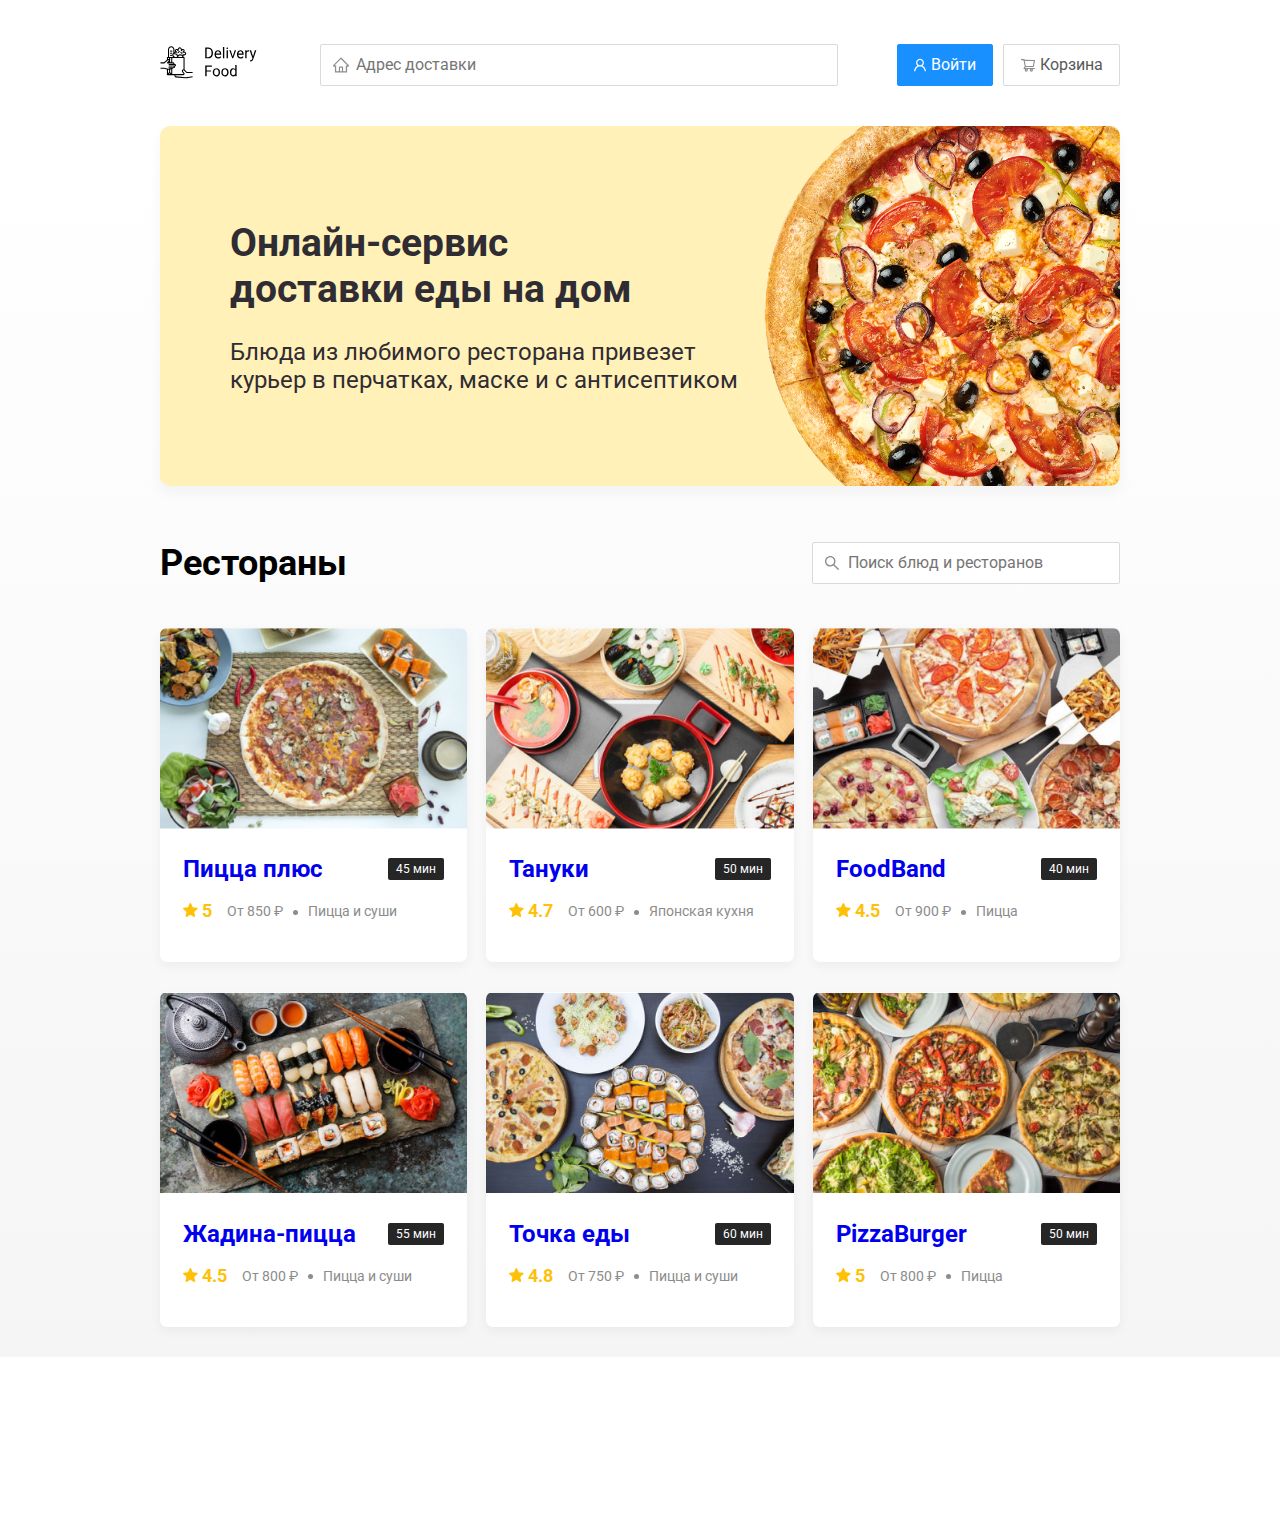
<file: index.html>
<!DOCTYPE html>
<html lang="ru">
  <head>
    <meta charset="UTF-8" />
    <meta name="viewport" content="width=device-width, initial-scale=1.0" />
    <link rel="stylesheet" href="./css/style.css" />
    <link rel="stylesheet" href="./css/normalize.css" />
    <link
      href="https://fonts.googleapis.com/css2?family=Roboto:wght@400;500&display=swap"
      rel="stylesheet"
    />
    <link rel="stylesheet" href="./css/animate.min.css" />
    <title>Delivery Food - доставка еды на дом</title>
  </head>
  <body>
    <div class="container">
      <!-- H E A D E R -->
      <header class="header animated fadeIn">
        <a href="index.html"
          ><img
            class="logo animated pulse delay-1s"
            src="./img/logo.svg"
            alt="Logo"
        /></a>
        <input
          class="input input-address"
          type="text"
          placeholder="Адрес доставки"
        />
        <div class="buttons">
          <button class="button button-primery">
            <img class="button-icon" src="./img/user-icon.svg" alt="Log in" />
            <span class="button-text">Войти</span>
          </button>
          <button class="button button-shopcard">
            <img
              class="button-icon"
              src="./img/shopping-card.svg"
              alt="Shopping-card"
            />
            <span class="button-text">Корзина</span>
          </button>
        </div>
      </header>
    </div>

    <main class="main">
      <div class="container">
        <!-- P R O M O -->
        <section class="promo animated fadeInRight">
          <h1 class="promo-title">
            Онлайн-сервис <br />
            доставки еды на дом
          </h1>
          <p class="promo-text">
            Блюда из любимого ресторана привезет курьер в перчатках, маске и с
            антисептиком
          </p>
        </section>

        <!-- R E S T A U R A N T S -->
        <section class="restaurants">
          <div class="section-heading animated fadeIn">
            <h2 class="section-title">Рестораны</h2>
            <input
              class="input input-search"
              type="text"
              placeholder="Поиск блюд и ресторанов"
            />
          </div>
          <!-- C A R D S -->
          <div class="cards wow fadeIn">
            <a href="./restaurant.html" target="_blank" class="card">
              <img
                class="card-image"
                src="./img/card-img-1.png"
                alt="Пицца плюс"
              />
              <div class="card-text">
                <div class="card-heading">
                  <h3 class="card-title">Пицца плюс</h3>
                  <span class="card-tag tag">45 мин</span>
                </div>
                <!-- /card-heading -->
                <div class="card-info">
                  <div class="rating">
                    <img
                      class="rating-icon"
                      src="./img/rating-icon.svg"
                      alt="Rating"
                    />
                    5
                  </div>
                  <div class="price">От 850 ₽</div>
                  <div class="category">Пицца и суши</div>
                </div>
                <!-- /card-info -->
              </div>
              <!-- /card-text -->
            </a>

            <!-- /card -->
            <a href="./restaurant.html" target="_blank" class="card">
              <img
                class="card-image"
                src="./img/card-img-2.png"
                alt="Пицца плюс"
              />
              <div class="card-text">
                <div class="card-heading">
                  <h3 class="card-title">Тануки</h3>
                  <span class="card-tag tag">50 мин</span>
                </div>
                <!-- /card-heading -->
                <div class="card-info">
                  <div class="rating">
                    <img
                      class="rating-icon"
                      src="./img/rating-icon.svg"
                      alt="Rating"
                    />
                    4.7
                  </div>
                  <div class="price">От 600 ₽</div>
                  <div class="category">Японская кухня</div>
                </div>
                <!-- /card-info -->
              </div>
              <!-- /card-text -->
            </a>
            <!-- /card -->
            <a href="./restaurant.html" target="_blank" class="card">
              <img
                class="card-image"
                src="./img/card-img-3.png"
                alt="Пицца плюс"
              />
              <div class="card-text">
                <div class="card-heading">
                  <h3 class="card-title">FoodBand</h3>
                  <span class="card-tag tag">40 мин</span>
                </div>
                <!-- /card-heading -->
                <div class="card-info">
                  <div class="rating">
                    <img
                      class="rating-icon"
                      src="./img/rating-icon.svg"
                      alt="Rating"
                    />
                    4.5
                  </div>
                  <div class="price">От 900 ₽</div>
                  <div class="category">Пицца</div>
                </div>
                <!-- /card-info -->
              </div>
              <!-- /card-text -->
            </a>
            <!-- /card -->
            <a href="./restaurant.html" target="_blank" class="card">
              <img
                class="card-image"
                src="./img/card-img-4.png"
                alt="Пицца плюс"
              />
              <div class="card-text">
                <div class="card-heading">
                  <h3 class="card-title">Жадина-пицца</h3>
                  <span class="card-tag tag">55 мин</span>
                </div>
                <!-- /card-heading -->
                <div class="card-info">
                  <div class="rating">
                    <img
                      class="rating-icon"
                      src="./img/rating-icon.svg"
                      alt="Rating"
                    />
                    4.5
                  </div>
                  <div class="price">От 800 ₽</div>
                  <div class="category">Пицца и суши</div>
                </div>
                <!-- /card-info -->
              </div>
              <!-- /card-text -->
            </a>
            <!-- /card -->
            <a href="./restaurant.html" target="_blank" class="card">
              <img
                class="card-image"
                src="./img/card-img-5.png"
                alt="Пицца плюс"
              />
              <div class="card-text">
                <div class="card-heading">
                  <h3 class="card-title">Точка еды</h3>
                  <span class="card-tag tag">60 мин</span>
                </div>
                <!-- /card-heading -->
                <div class="card-info">
                  <div class="rating">
                    <img
                      class="rating-icon"
                      src="./img/rating-icon.svg"
                      alt="Rating"
                    />
                    4.8
                  </div>
                  <div class="price">От 750 ₽</div>
                  <div class="category">Пицца и суши</div>
                </div>
                <!-- /card-info -->
              </div>
              <!-- /card-text -->
            </a>
            <!-- /card -->
            <a href="./restaurant.html" target="_blank" class="card">
              <img
                class="card-image"
                src="./img/card-img-6.png"
                alt="Пицца плюс"
              />
              <div class="card-text">
                <div class="card-heading">
                  <h3 class="card-title">PizzaBurger</h3>
                  <span class="card-tag tag">50 мин</span>
                </div>
                <!-- /card-heading -->
                <div class="card-info">
                  <div class="rating">
                    <img
                      class="rating-icon"
                      src="./img/rating-icon.svg"
                      alt="Rating"
                    />
                    5
                  </div>
                  <div class="price">От 800 ₽</div>
                  <div class="category">Пицца</div>
                </div>
                <!-- /card-info -->
              </div>
              <!-- /card-text -->
            </a>
            <!-- /card -->
          </div>
        </section>
      </div>
    </main>

    <!-- F O O T E R -->
    <footer class="footer wow fadeInUp">
      <div class="container">
        <div class="footer-block">
          <img class="footer-logo" src="./img/logo.svg" alt="Logo" />
          <nav class="footer-nav">
            <a class="nav-link" href="#">Ресторанам</a>
            <a class="nav-link" href="#">Курьерам</a>
            <a class="nav-link" href="#">Пресс-центр</a>
            <a class="nav-link" href="#">Контакты</a>
          </nav>
          <div class="social-links">
            <a class="social-link" href="#"
              ><img src="./img/instagram-icon.svg" alt="Instagram"
            /></a>
            <a class="social-link" href="#"
              ><img src="./img/facebook-icon.svg" alt="Facebook"
            /></a>
            <a class="social-link" href="#"
              ><img src="./img/vk-icon.svg" alt="Vkontakte"
            /></a>
          </div>
        </div>
      </div>
    </footer>
    <script src="./js/wow.min.js"></script>
    <script src="./js/main.js"></script>
  </body>
</html>
</file>
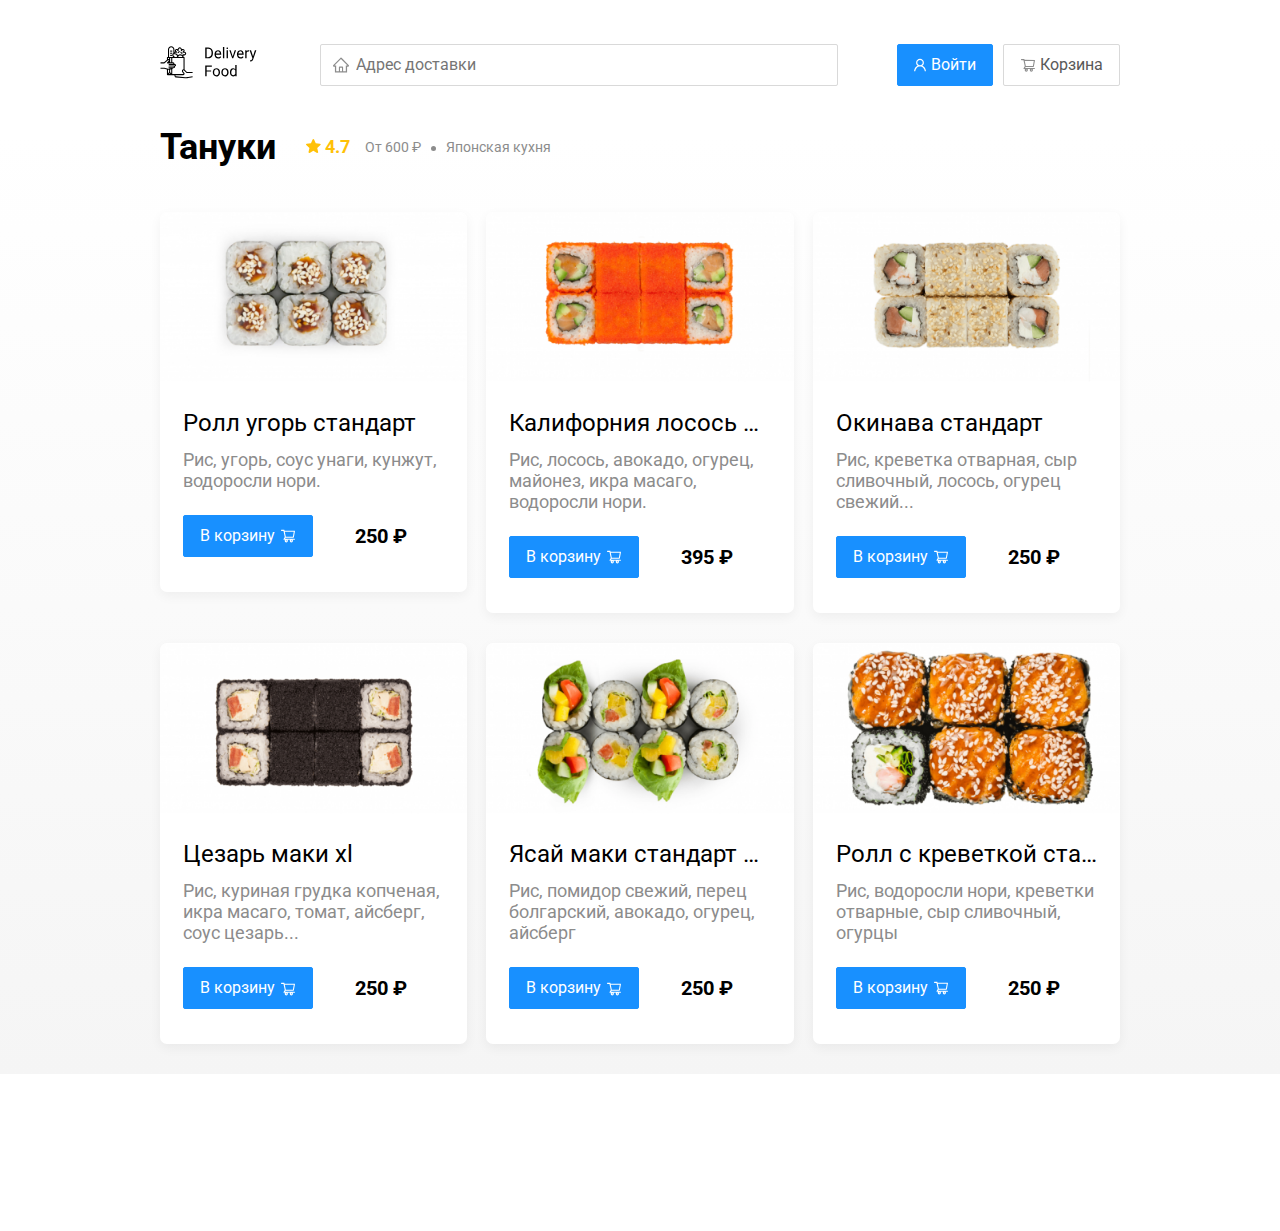
<file: restaurant.html>
<!DOCTYPE html>
<html lang="ru">
  <head>
    <meta charset="UTF-8" />
    <meta name="viewport" content="width=device-width, initial-scale=1.0" />
    <link rel="stylesheet" href="./css/style.css" />
    <link rel="stylesheet" href="./css/normalize.css" />
    <link
      href="https://fonts.googleapis.com/css2?family=Roboto:wght@400;500&display=swap"
      rel="stylesheet"
    />
    <link rel="stylesheet" href="./css/animate.min.css" class="" />
    <title>Тануки - доставка еды на дом</title>
  </head>
  <body>
    <div class="container">
      <!-- H E A D E R -->
      <header class="header animated fadeIn">
        <a href="index.html"
          ><img
            class="logo animated pulse delay-1s"
            src="./img/logo.svg"
            alt="Logo"
        /></a>
        <input
          class="input input-address"
          type="text"
          placeholder="Адрес доставки"
        />
        <div class="buttons">
          <button class="button button-primery">
            <img class="button-icon" src="./img/user-icon.svg" alt="Log in" />
            <span class="button-text">Войти</span>
          </button>
          <button class="button button-shopcard">
            <img
              class="button-icon"
              src="./img/shopping-card.svg"
              alt="Shopping-card"
            />
            <span class="button-text" id="cart-button">Корзина</span>
          </button>
        </div>
      </header>
    </div>

    <main class="main">
      <div class="container">
        <!-- R E S T A U R A N T  -->
        <section class="restaurants">
          <div class="section-heading animated fadeInRight">
            <h3 class="section-title">Тануки</h3>
            <div class="card-info">
              <div class="rating">
                <img
                  class="rating-icon"
                  src="./img/rating-icon.svg"
                  alt="Rating"
                />
                4.7
              </div>
              <div class="price">От 600 ₽</div>
              <div class="category">Японская кухня</div>
            </div>
          </div>
          <!-- C A R D S -->
          <div class="cards animated fadeIn">
            <div class="card">
              <img
                class="card-image"
                src="./img/restaurant-img-1.png"
                alt="Пицца плюс"
              />
              <div class="card-text">
                <div class="card-heading">
                  <h3 class="card-title card-title-reg">Ролл угорь стандарт</h3>
                </div>
                <!-- /card-heading -->
                <div class="card-info">
                  <div class="ingredients">
                    Рис, угорь, соус унаги, кунжут, водоросли нори.
                  </div>
                </div>
                <!-- /card-info -->
                <div class="card-buttons">
                  <button class="button button-primery">
                    <span class="button-card-text">В корзину</span>
                    <img
                      class="button-card-img"
                      src="./img/shopping-cart.svg"
                      alt="shopping-card"
                    />
                  </button>
                  <strong class="card-price-bold">250 ₽</strong>
                </div>
              </div>
              <!-- /card-text -->
            </div>
            <!-- /card -->
            <div class="card">
              <img
                class="card-image"
                src="./img/restaurant-img-2.png"
                alt="Пицца плюс"
              />
              <div class="card-text">
                <div class="card-heading">
                  <h3 class="card-title card-title-reg">
                    Калифорния лосось стандарт
                  </h3>
                </div>
                <!-- /card-heading -->
                <div class="card-info">
                  <div class="ingredients">
                    Рис, лосось, авокадо, огурец, майонез, икра масаго,
                    водоросли нори.
                  </div>
                </div>
                <!-- /card-info -->
                <div class="card-buttons">
                  <button class="button button-primery">
                    <span class="button-card-text">В корзину</span>
                    <img
                      class="button-card-img"
                      src="./img/shopping-cart.svg"
                      alt="shopping-card"
                    />
                  </button>
                  <strong class="card-price-bold">395 ₽</strong>
                </div>
              </div>
              <!-- /card-text -->
            </div>
            <!-- /card -->
            <div class="card">
              <img
                class="card-image"
                src="./img/restaurant-img-3.png"
                alt="Пицца плюс"
              />
              <div class="card-text">
                <div class="card-heading">
                  <h3 class="card-title card-title-reg">Окинава стандарт</h3>
                </div>
                <!-- /card-heading -->
                <div class="card-info">
                  <div class="ingredients">
                    Рис, креветка отварная, сыр сливочный, лосось, огурец
                    свежий...
                  </div>
                </div>
                <!-- /card-info -->
                <div class="card-buttons">
                  <button class="button button-primery">
                    <span class="button-card-text">В корзину</span>
                    <img
                      class="button-card-img"
                      src="./img/shopping-cart.svg"
                      alt="shopping-card"
                    />
                  </button>
                  <strong class="card-price-bold">250 ₽</strong>
                </div>
              </div>
              <!-- /card-text -->
            </div>
            <!-- /card -->
            <div class="card">
              <img
                class="card-image"
                src="./img/restaurant-img-4.png"
                alt="Пицца плюс"
              />
              <div class="card-text">
                <div class="card-heading">
                  <h3 class="card-title card-title-reg">Цезарь маки хl</h3>
                </div>
                <!-- /card-heading -->
                <div class="card-info">
                  <div class="ingredients">
                    Рис, куриная грудка копченая, икра масаго, томат, айсберг,
                    соус цезарь...
                  </div>
                </div>
                <!-- /card-info -->
                <div class="card-buttons">
                  <button class="button button-primery">
                    <span class="button-card-text">В корзину</span>
                    <img
                      class="button-card-img"
                      src="./img/shopping-cart.svg"
                      alt="shopping-card"
                    />
                  </button>
                  <strong class="card-price-bold">250 ₽</strong>
                </div>
              </div>
              <!-- /card-text -->
            </div>
            <!-- /card -->
            <div class="card">
              <img
                class="card-image"
                src="./img/restaurant-img-5.png"
                alt="Пицца плюс"
              />
              <div class="card-text">
                <div class="card-heading">
                  <h3 class="card-title card-title-reg">
                    Ясай маки стандарт 185 г
                  </h3>
                </div>
                <!-- /card-heading -->
                <div class="card-info">
                  <div class="ingredients">
                    Рис, помидор свежий, перец болгарский, авокадо, огурец,
                    айсберг
                  </div>
                </div>
                <!-- /card-info -->
                <div class="card-buttons">
                  <button class="button button-primery">
                    <span class="button-card-text">В корзину</span>
                    <img
                      class="button-card-img"
                      src="./img/shopping-cart.svg"
                      alt="shopping-card"
                    />
                  </button>
                  <strong class="card-price-bold">250 ₽</strong>
                </div>
              </div>
              <!-- /card-text -->
            </div>
            <!-- /card -->
            <div class="card">
              <img
                class="card-image"
                src="./img/restaurant-img-6.png"
                alt="Пицца плюс"
              />
              <div class="card-text">
                <div class="card-heading">
                  <h3 class="card-title card-title-reg">
                    Ролл с креветкой стандарт
                  </h3>
                </div>
                <!-- /card-heading -->
                <div class="card-info">
                  <div class="ingredients">
                    Рис, водоросли нори, креветки отварные, сыр сливочный,
                    огурцы
                  </div>
                </div>
                <!-- /card-info -->
                <div class="card-buttons">
                  <button class="button button-primery">
                    <span class="button-card-text">В корзину</span>
                    <img
                      class="button-card-img"
                      src="./img/shopping-cart.svg"
                      alt="shopping-card"
                    />
                  </button>
                  <strong class="card-price-bold">250 ₽</strong>
                </div>
              </div>
              <!-- /card-text -->
            </div>
            <!-- /card -->
          </div>
        </section>
      </div>
    </main>

    <!-- F O O T E R -->
    <footer class="footer">
      <div class="container">
        <div class="footer-block wow fadeInUp">
          <img class="footer-logo" src="./img/logo.svg" alt="Logo" />
          <nav class="footer-nav">
            <a class="nav-link" href="#">Ресторанам</a>
            <a class="nav-link" href="#">Курьерам</a>
            <a class="nav-link" href="#">Пресс-центр</a>
            <a class="nav-link" href="#">Контакты</a>
          </nav>
          <div class="social-links">
            <a class="social-link" href="#"
              ><img src="./img/instagram-icon.svg" alt="Instagram"
            /></a>
            <a class="social-link" href="#"
              ><img src="./img/facebook-icon.svg" alt="Facebook"
            /></a>
            <a class="social-link" href="#"
              ><img src="./img/vk-icon.svg" alt="Vkontakte"
            /></a>
          </div>
        </div>
      </div>
    </footer>

    <div class="modal">
      <div class="modal-dialog">
        <div class="modal-header">
          <h3 class="modal-title">Корзина</h3>
          <button class="close">&times;</button>
        </div>
        <!-- /modal-header -->
        <div class="modal-body">
          <div class="food-row">
            <span class="food-text">Ролл угорь стандарт</span>
            <strong class="food-price">250 ₽</strong>
            <div class="food-counter">
              <button class="button-counter">-</button>
              <span class="counter">1</span>
              <button class="button-counter">+</button>
            </div>
          </div>
          <!-- /food-row -->
          <div class="food-row">
            <span class="food-text">Ролл угорь стандарт</span>
            <strong class="food-price">250 ₽</strong>
            <div class="food-counter">
              <button class="button-counter">-</button>
              <span class="counter">1</span>
              <button class="button-counter">+</button>
            </div>
          </div>
          <!-- /food-row -->
          <div class="food-row">
            <span class="food-text">Ролл угорь стандарт</span>
            <strong class="food-price">250 ₽</strong>
            <div class="food-counter">
              <button class="button-counter">-</button>
              <span class="counter">1</span>
              <button class="button-counter">+</button>
            </div>
          </div>
          <!-- /food-row -->
          <div class="food-row">
            <span class="food-text">Ролл угорь стандарт</span>
            <strong class="food-price">250 ₽</strong>
            <div class="food-counter">
              <button class="button-counter">-</button>
              <span class="counter">1</span>
              <button class="button-counter">+</button>
            </div>
          </div>
          <!-- /food-row -->
        </div>
        <!-- /modal-body -->
        <div class="model-footer">
          <span class="pricetag">1250 ₽</span>
          <div class="footer-buttons">
            <button class="button button-primery">Оформить заказ</button>
            <button class="button button-cancel">Отмена</button>
          </div>
        </div>
      </div>
    </div>
    <script src="./js/wow.min.js"></script>
    <script src="./js/main.js"></script>
  </body>
</html>
</file>
<file: css/style.css>
* {
  box-sizing: border-box;
}
body {
  font-family: "Roboto", sans-serif;
  padding-top: 44px;
}
.container {
  max-width: 1200px;
  margin: 0 auto;
}
.header {
  display: flex;
  align-items: center;
  justify-content: space-between;
  margin-bottom: 40px;
}
.input {
  background: #ffffff;
  border: 1px solid #d9d9d9;
  border-radius: 2px;
  padding: 8px;
  font-size: 16px;
  line-height: 24px;
  padding-left: 35px;
  background-repeat: no-repeat;
  background-position: left 11px center;
}
.input-address {
  flex: 0.8;
  background-image: url("../img/home.svg");
}
.buttons {
  display: flex;
  align-items: center;
}
.button {
  display: flex;
  align-items: center;
  padding: 8px 16px;
  background: #fff;
  box-shadow: 0px 0px 2px rgba(0, 0, 0, 0.0015);
  border-radius: 2px;
  font-size: 16px;
  line-height: 24px;
  color: #595959;
}
.button-primery {
  background: #1890ff;
  border: 1px solid #1890ff;
  color: #fff;
  margin-right: 10px;
}
.button-icon {
  margin-right: 5px;
}
.button-shopcard {
  border: 1px solid #d9d9d9;
}
.button-card-text {
  margin-right: 5px;
}
.main {
  background: linear-gradient(
    180deg,
    rgba(245, 245, 245, 0) 1.04%,
    #f5f5f5 100%
  );
}
.promo {
  padding: 68px 70px;
  background: #fff1b8 url("../img/promo-img.jpeg") no-repeat top -132px right -247px /
    972px;
  border-radius: 10px;
  box-shadow: 0px 7px 12px rgba(158, 158, 163, 0.1);
  margin-bottom: 56px;
}
.promo-title {
  color: #302c34;
  font-size: 39px;
  line-height: 46px;
}
.promo-text {
  color: #302c34;
  font-size: 24px;
  line-height: 28px;
  max-width: 538px;
}
.input-search {
  width: 308px;
  background-image: url("../img/search-icon.svg");
  margin-left: auto;
}
.section-heading {
  display: flex;
  align-items: center;
  margin-bottom: 44px;
}
.section-title {
  margin: 0;
  margin-right: 30px;
  font-size: 36px;
  line-height: 42px;
}
.cards {
  display: flex;
  align-items: flex-start;
  justify-content: space-between;
  flex-wrap: wrap;
}
.card {
  background: #ffffff;
  box-shadow: 0px 4px 12px rgba(0, 0, 0, 0.05);
  border-radius: 7px;
  overflow: hidden;
  margin-bottom: 30px;
  flex-basis: 32%;
  text-decoration: none;
}
.card-image {
  width: 100%;
  height: auto;
  object-fit: contain;
}
.card-text {
  padding: 20px 23px 35px;
}
.card-heading {
  display: flex;
  align-items: center;
  justify-content: space-between;
  margin-bottom: 10px;
}
.card-title {
  margin: 0;
  font-size: 24px;
  line-height: 32px;
}
.card-title-reg {
  font-weight: 400;
}
.card-tag {
  font-size: 12px;
  line-height: 20px;
  color: #ffffff;
  background: #262626;
  border-radius: 2px;
  padding: 1px 8px;
}
.card-info {
  display: flex;
  align-items: center;
  flex-wrap: wrap;
  }
.rating-icon {
  display: inline-block;
}
.rating {
  font-weight: bold;
  font-size: 18px;
  line-height: 32px;
  color: #ffc107;
  margin-right: 26px;
}
.price,
.category {
  font-size: 18px;
  line-height: 32px;
  color: #8c8c8c;
  margin-right: 10px;
}
.category {
  white-space: nowrap;
  overflow: hidden;
  text-overflow: ellipsis;
  max-width: 150px;
}
.price:after {
  content: "";
  display: inline-block;
  width: 5px;
  height: 5px;
  border-radius: 50%;
  background-color: #8c8c8c;
  vertical-align: middle;
  margin-left: 10px;
}
.card-buttons {
  display: flex;
  align-items: center;
  margin-top: 24px;
}
.card-price-bold {
  font-size: 20px;
line-height: 32px;
color: #000000;
margin-left: 32px;
}
.ingredients {
font-size: 18px;
line-height: 21px;
color: #8C8C8C;
}
.footer {
  padding: 60px 0;
}
.footer-block {
  display: flex;
  align-items: center;
  justify-content: space-between;
}
.footer-nav {
  margin-left: 35px;
  margin-right: auto;
}
.nav-link {
  display: inline-block;
  text-decoration: none;
  font-size: 18px;
  line-height: 21px;
  color: #595959;
}
.nav-link:not(:last-child) {
  margin-right: 15px;
}
.social-links {
  display: flex;
  align-items: center;
}
.social-link:not(:last-child) {
  margin-right: 21px;
}
.modal {
  position: fixed;
  left: 0;
  top: 0;
  width: 100%;
  height: 100%;
  background: rgba(0, 0, 0, 0.4);
  display: none;
}
.modal-active {
  display: flex;
}
.modal-dialog {
  margin: auto;
  padding: 40px 45px;
max-width: 780px;
width: 95%;
background: #FFFFFF;
border-radius: 5px;
}
.modal-header {
  display: flex;
  align-items: center;
  justify-content: space-between;
  margin-bottom: 45px;
}
.modal-title {
margin: 0;
font-size: 36px;
line-height: 42px;
color: #000000;
}
.close {
  border: none;
  background-color: transparent;
  font-size: 36px;
}
.modal-body {
  margin-bottom: 52px;
}
.food-row {
  display: flex;
  align-items: flex-start;
  justify-content: space-between;
  padding-bottom: 8px;
  border-bottom: 1px solid #d9d9d9;
  margin-bottom: 15px;
}
.food-text {
font-size: 18px;
line-height: 32px;
color: #000000;
}
.food-price {
  margin-left: auto;
  margin-right: 47px;
  font-size: 20px;
line-height: 32px;
color: #000000;
}
.food-counter {
  display: flex;
  align-items: center;
}
.button-counter {
width: 39px;
height: 32px;
display: flex;
align-items: center;
justify-content: center;
background: #FFFFFF;
border: 1px solid #40A9FF;
box-sizing: border-box;
border-radius: 2px;
font-size: 14px;
line-height: 22px;
color: #40A9FF;
}
.counter {
font-size: 16px;
line-height: 24px;
margin: 0 10px;
}
.model-footer {
  display: flex;
  align-items: center;
  justify-content: space-between;
}
.footer-buttons {
display: flex;
align-items: center;
}
.button-cancel {
background: #FFFFFF;
border: 1px solid #D9D9D9;
box-sizing: border-box;
border-radius: 2px;
}
.pricetag {
  padding: 15px 20px;
background: #262626;
border-radius: 5px;
font-size: 20px;
line-height: 23px;
color: #FAFAFA;
}

/* A D A P T I V */
@media (max-width: 1366px) {
  .container {
    max-width: 960px;
  }
  .promo {
    background-size: 703px;
    background-position: top -48px right -225px;
  }
  .card-title {
    white-space: nowrap;
  overflow: hidden;
  text-overflow: ellipsis;
  /* max-width: 150px; */
  }
  .rating {
    margin-right: 15px;
  }
  .price,
  .category {
    font-size: 14px;
  }
}

@media (max-width: 992px) {
  .container {
    max-width: 750px;
  }
  .promo {
    padding: 50px;
    background-size: 565px;
    background-position: top -26px right -226px;
  }
  .promo-text {
    font-size: 18px;
    max-width: 450px;
  }
  .card {
    flex-basis: 49%;
  }
  .nav-link {
    font-size: 16px;
  }
}

@media (max-width: 768px) {
  .container {
    max-width: 560px;
  }
  .card-info {
    flex-wrap: wrap;
  }
  .card .rating {
    flex-basis: 100%;
  }
  .card-title {
    font-size: 18px;
  }
  .promo {
    padding: 35px;
    background-size: 484px;
    background-position: top -40px right -195px;
  }
  .promo-title {
    font-size: 24px;
    line-height: 1.2;
  }
  .promo-text {
    margin-top: 0;
    font-size: 15px;
    max-width: 320px;
    line-height: 1.2;
  }
}

@media (max-width: 578px) {
  .container {
    max-width: 80%;
  }
  .header {
    flex-wrap: wrap;
  }
  .input-address {
    order: 5;
    margin-top: 15px;
    flex-basis: 100%;
  }
  .promo {
    padding: 25px;
    background-size: 461px;
    background-position: top -144px right -207px;
  }
  .section-title {
    font-size: 22px;
  }
  .input-search {
    max-width: 250px;
  }
  .card {
    flex-basis: 100%;
  }
  .card-image {
    width: 100%;
  }
  .footer {
    padding: 30px 0;
  }
  .footer-nav {
    margin-left: 20px;
    margin-right: 0;
  }
  .nav-link:not(:last-child) {
    margin-right: 0px;
}

@media (max-width: 480px) {
  .button-text {
    display: none;
  }
  .button {
    min-height: 40px;
  }
  .button-icon {
    margin: 0;
  }
  .promo {
    background-image: none;
  }
  .section-heading {
    flex-wrap: wrap;
  }
  .footer-block {
    flex-wrap: wrap;
    flex-direction: column;
  }
  .footer-nav {
    display: flex;
    flex-direction: column;
    justify-content: center;
    align-items: center;
    margin-bottom: 20px;
  }
  .footer-logo {
    margin-bottom: 20px;
  }
  .nav-link:not(:last-child) {
    margin-right: 0px;
  }
}
</file>
